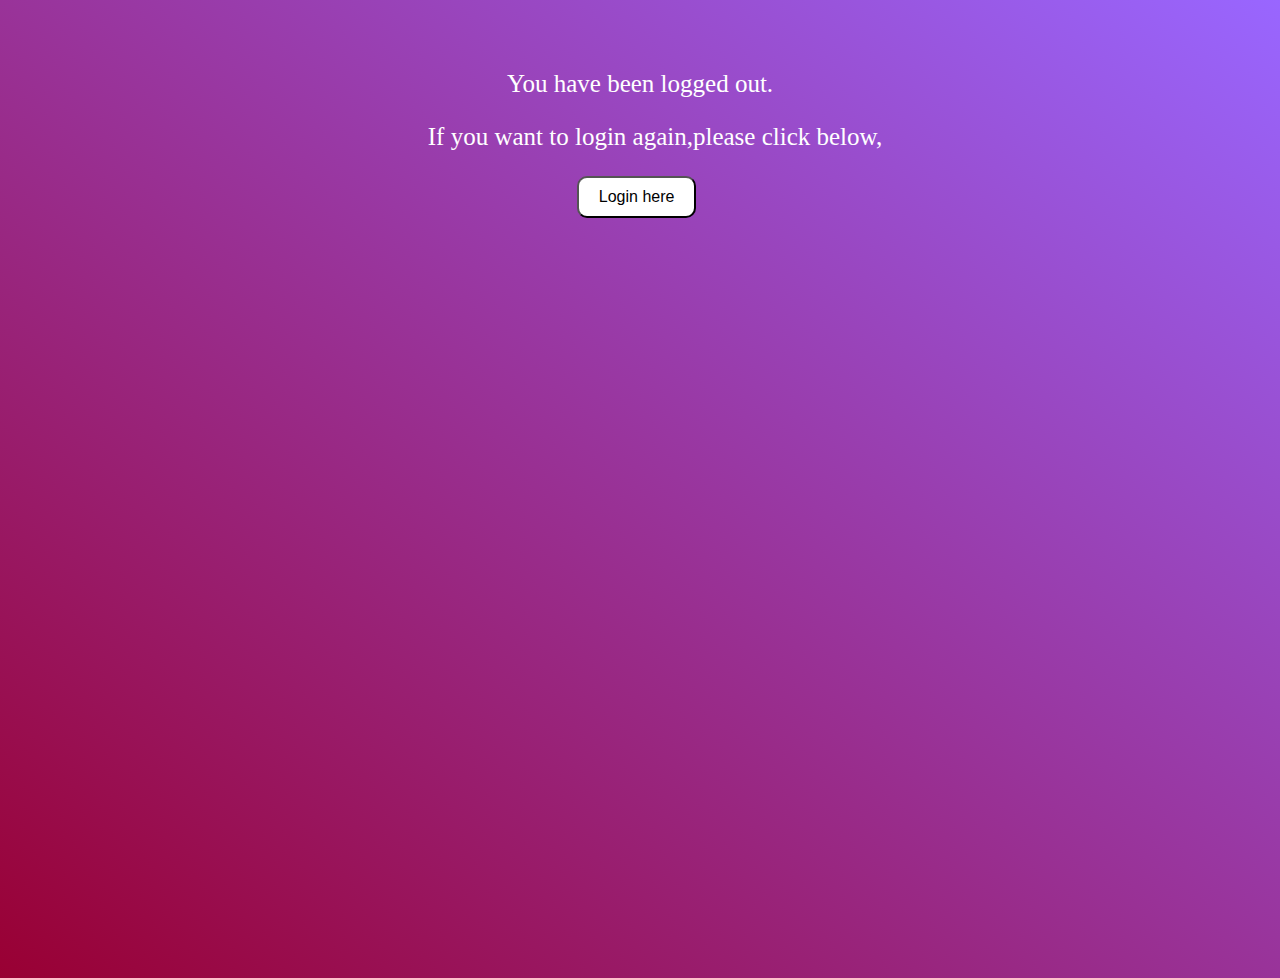
<file: logout.html>
<!DOCTYPE html>
<head>
    <meta name="viewport" content="width=device-width, initial-scale=1.0">
    <meta charset="utf-8">
    <title>Logout page</title>
    <link rel="shortcut icon" href="/img/">
    <link rel="stylesheet" href="/css/logout.css">
  </head>
  <body>
  <div class="container">
    <div class="heading">
  <h1 class="text-center"></h1>
    </div>
   <p class="message1">You have been logged out.</p>
      <p class="message2">If you want to login again,please click below,</p>
     <a href="index.html"  target="_new"><button type="button" class="login">Login here</button></a>
    </div>  
</body></html>
</file>
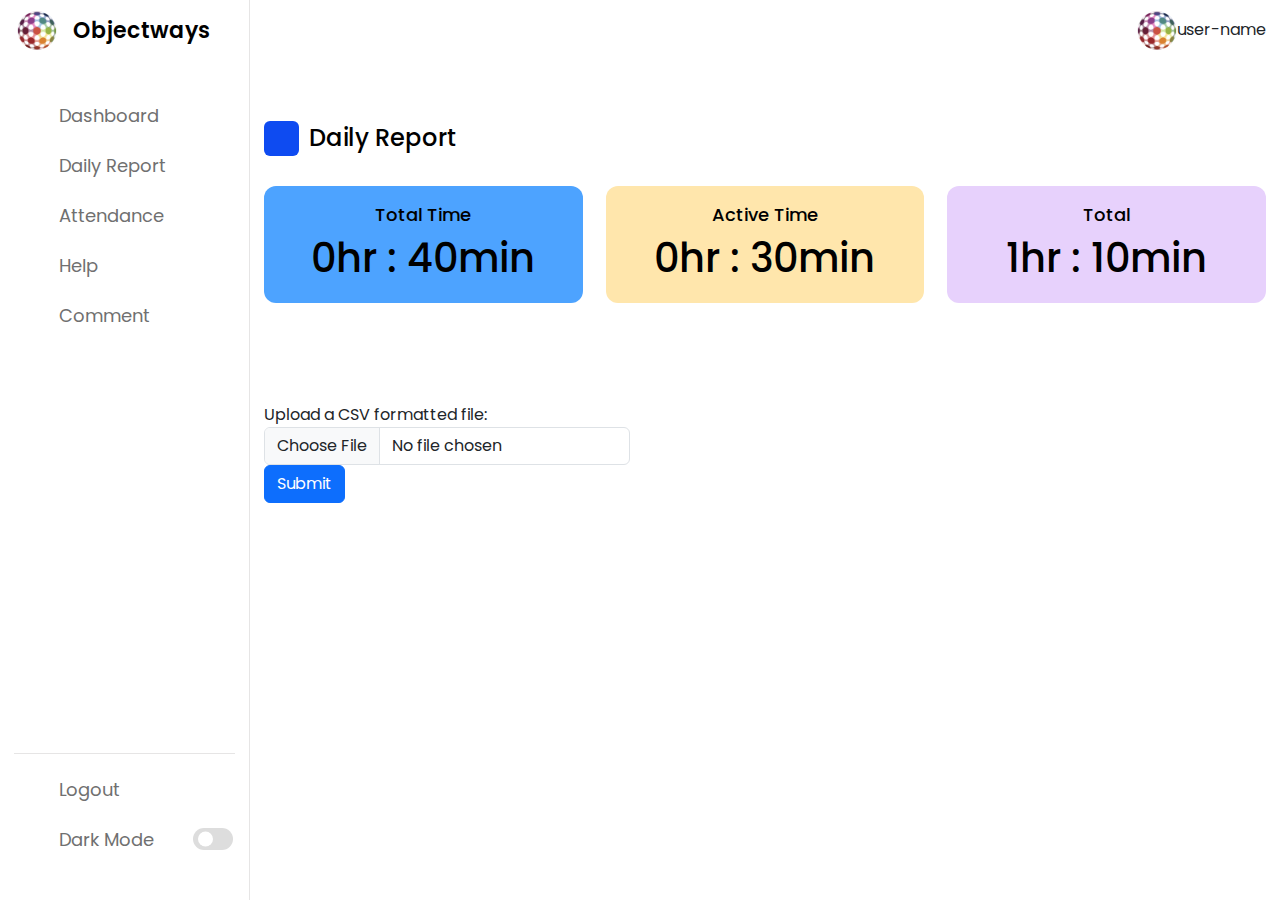
<file: report.html>
<!DOCTYPE html>
<html lang="en">
<head>
    <meta charset="UTF-8">
    <meta http-equiv="X-UA-Compatible" content="IE=edge">
    <meta name="viewport" content="width=device-width, initial-scale=1.0">
    <link href="css/main2.css" rel="stylesheet">
    <link href="css/cal.css" rel="stylesheet">
    <link rel="shortcut icon" type="image/png" href="img/fav.png" />
    <link rel="stylesheet" href="https://unicons.iconscout.com/release/v4.0.0/css/line.css">
    <link href="https://cdn.jsdelivr.net/npm/bootstrap@5.0.2/dist/css/bootstrap.min.css" rel="stylesheet"> 
    <script src="https://cdn.jsdelivr.net/npm/bootstrap@5.0.2/dist/js/bootstrap.bundle.min.js"></script> 
</head>
<body>
    <nav>
        <div class="logo-name">
            <div class="logo-image">
                <img src="img/fav.png" alt="logo">
            </div>

            <span class="logo_name">Objectways</span>
        </div>

        <div class="menu-items">
            <ul class="nav-links">
                <li><a href="dashboard.html" id="dash-cont">
                    <i class="uil uil-estate"></i>
                    <span class="link-name">Dashboard</span>
                </a></li>
                <li><a href="report.html">
                    <i class="uil uil-files-landscapes"></i>
                    <span class="link-name">Daily Report</span>
                </a></li>
                <li><a href="#">
                    <i class="uil uil-chart"></i>
                    <span class="link-name">Attendance</span>
                </a></li>
                <li><a href="#">
                    <i class="uil uil-thumbs-up"></i>
                    <span class="link-name">Help</span>
                </a></li>
                <li><a href="#">
                    <i class="uil uil-comments"></i>
                    <span class="link-name">Comment</span>
                </a></li>
                <!-- <li><a href="#">
                    <i class="uil uil-share"></i>
                    <span class="link-name">Share</span>
                </a></li> -->
            </ul>
            
            <ul class="logout-mode">
                <li><a href="logout.html">
                    <i class="uil uil-signout"></i>
                    <span class="link-name">Logout</span>
                </a></li>

                <li class="mode">
                    <a href="#">
                        <i class="uil uil-moon"></i>
                    <span class="link-name">Dark Mode</span>
                </a>

                <div class="mode-toggle">
                  <span class="switch"></span>
                </div>
            </li>
            </ul>
        </div>
    </nav>

    <section class="dashboard">
        <div class="top">
            <i class="uil uil-bars sidebar-toggle"></i>

             <!-- <div class="search-box">
                <i class="uil uil-search"></i>
                <input type="text" placeholder="Search here...">
            </div>  -->
        <div class="user-setting">
            <img src="img/fav.png" class="user-img" alt="">
             <div class="user-name">user-name</div> 
        </div></div>

        <div class="dash-content" id="dash-cont">
            <div class="overview">
                    <div class="title">
                        <i class="uil uil-tachometer-fast-alt"></i>
                        <span class="text">Daily Report</span>
                    </div>
                <div class="boxes">
                    <div class="box box1">
                        <i class="uil uil-thumbs-up"></i>
                        <span class="text">Total Time </span>
                        <span class="number">0hr : 40min</span>
                    </div>
                    <div class="box box2">
                        <i class="uil uil-comments"></i>
                        <span class="text">Active Time </span>
                        <span class="number">0hr : 30min</span>
                    </div>
                    <div class="box box3">
                        <i class="uil uil-share"></i>
                        <span class="text">Total </span>
                        <span class="number">1hr : 10min</span>
                    </div>
                </div>
            </div>

            <!-- <div class="container"> -->
                <div class="main ">
                  <form class="form-inline ">
                    <div class="form-group">
                      <label for="files">Upload a CSV formatted file:</label>
                      <input class="form-control" id="files" required="" type="file" accept=".csv">
                    </div>
                    <div class="form-group">
                      <button class="btn btn-primary" id="submit" type="submit">Submit</button>
                    </div>
                  </form>
                  <!-- <div id="app"></div> -->
                </div>
              <!-- </div> -->
           
            
    </section>

     <script src="/js/dark.js"></script>
    <script src="/js/app.js"></script> 
     <!-- <script src="https://kit.fontawesome.com/d45a5731a6.js" crossorigin="anonymous"></script> -->
   
    
    
    
    
      
</body>
</html>
</file>
<file: css/logout.css>
body{
    background: linear-gradient(to bottom left, #9966ff 0%, #990033 100%); 
     background-repeat:no-repeat;
     min-height: 100vh;
    }
   .text-center{
     color:white;
     font-size:40px;
     margin-top:50px;
     font-family:times new roman;
   }
   .message1 {
     font-size:25px;
     color:white;
     margin-top:70px;
     font-family:times new roman;
    /* margin-left:420px; */
     text-align:center;
   }
   .message2{
    text-align:center;
     color:white;
     margin-top:20px;
     font-size:25px;
     margin-left:30px;
     font-family:times new roman;
   }
   button{
    padding: 10px 20px;
       text-align: center;
       text-decoration: none;
      font-size: 16px;
    cursor: pointer;
     border-radius:10px;
     margin-left:45%;
   
     color:black;
     background-color: white;
      
     }
   button:hover{
     background-color:white;
     box-shadow: 4px 4px 1px #888888;
   }
</file>
<file: css/main2.css>
/* ===== Google Font Import - Poppins ===== */
@import url('https://fonts.googleapis.com/css2?family=Poppins:wght@200;300;400;500;600&display=swap');
*{
    margin: 0;
    padding: 0;
    box-sizing: border-box;
    font-family: 'Poppins', sans-serif;
}

:root{
    /* ===== Colors ===== */
    --primary-color: #0E4BF1;
    --panel-color: #FFF;
    --text-color: #000;
    --black-light-color: #707070;
    --border-color: #e6e5e5;
    --toggle-color: #DDD;
    --box1-color: #4DA3FF;
    --box2-color: #FFE6AC;
    --box3-color: #E7D1FC;
    --title-icon-color: #fff;
    
    /* ====== Transition ====== */
    --tran-05: all 0.5s ease;
    --tran-03: all 0.3s ease;
    --tran-03: all 0.2s ease;
}

body{
    min-height: 100vh;
    background-color: var(--primary-color);
}
body.dark{
    --primary-color: #3A3B3C;
    --panel-color: #242526;
    --text-color: #CCC;
    --black-light-color: #CCC;
    --border-color: #4D4C4C;
    --toggle-color: #FFF;
    --box1-color: #3A3B3C;
    --box2-color: #3A3B3C;
    --box3-color: #3A3B3C;
    --title-icon-color: #CCC;
}
/* === Custom Scroll Bar CSS === */
::-webkit-scrollbar {
    width: 8px;
    height: 4px;
}
::-webkit-scrollbar-track {
    background: #f1f1f1;
}
::-webkit-scrollbar-thumb {
    background: var(--primary-color);
    border-radius: 8px;
    transition: all 0.3s ease;
}

::-webkit-scrollbar-thumb:hover {
    background: #0b3cc1;
}

body.dark::-webkit-scrollbar-thumb:hover,
body.dark .activity-data::-webkit-scrollbar-thumb:hover{
    /* background: #3A3B3C; */
    background: black;
}
/* nav bar start */
nav{
    position: fixed;
    top: 0;
    left: 0;
    height: 100%;
    width: 250px;
    padding: 10px 14px;
    background-color: var(--panel-color);
    border-right: 1px solid var(--border-color);
    transition: var(--tran-05);
}
nav.close{
    width: 73px;
}
nav .logo-name{
    display: flex;
    align-items: center;
}
nav .logo-image{
    display: flex;
    justify-content: center;
    min-width: 45px;
}
nav .logo-image img{
    width: 40px;
    object-fit: cover;
    border-radius: 50%;
}

nav .logo-name .logo_name{
    font-size: 22px;
    font-weight: 600;
    color: var(--text-color);
    margin-left: 14px;
    transition: var(--tran-05);
}
nav.close .logo_name{
    opacity: 0;
    pointer-events: none;
}
nav .menu-items{
    margin-top: 40px;
    height: calc(100% - 90px);
    display: flex;
    flex-direction: column;
    justify-content: space-between;
}
.menu-items li{
    list-style: none;
}
.menu-items li a{
    display: flex;
    align-items: center;
    height: 50px;
    text-decoration: none;
    position: relative;
}
.nav-links li a:hover:before{
    content: "";
    position: absolute;
    left: -7px;
    height: 5px;
    width: 5px;
    border-radius: 50%;
    background-color: var(--primary-color);
} 
/* nav bar end */

body.dark li a:hover:before{
    background-color: var(--text-color);
}
/* nav bar start */
.menu-items li a i{
    font-size: 24px;
    min-width: 45px;
    height: 100%;
    display: flex;
    align-items: center;
    justify-content: center;
    color: var(--black-light-color);
}
.menu-items li a .link-name{
    font-size: 18px;
    font-weight: 400;
    color: var(--black-light-color);    
    transition: var(--tran-05);
}
nav.close li a .link-name{
    opacity: 0;
    pointer-events: none;
}
.nav-links li a:hover i,
.nav-links li a:hover .link-name{
    color: var(--primary-color);
}
/* nav bar end */
body.dark .nav-links li a:hover i,
body.dark .nav-links li a:hover .link-name{
    color: var(--text-color);
}
/* nav bar start */
.menu-items .logout-mode{
    padding-top: 10px;
    border-top: 1px solid var(--border-color);
}
.menu-items .mode{
    display: flex;
    align-items: center;
    white-space: nowrap;
}
.menu-items .mode-toggle{
    position: absolute;
    right: 14px;
    height: 50px;
    min-width: 45px;
    display: flex;
    align-items: center;
    justify-content: center;
    cursor: pointer;
}
.mode-toggle .switch{
    position: relative;
    display: inline-block;
    height: 22px;
    width: 40px;
    border-radius: 25px;
    background-color: var(--toggle-color);
}
.switch:before{
    content: "";
    position: absolute;
    left: 5px;
    top: 50%;
    transform: translateY(-50%);
    height: 15px;
    width: 15px;
    background-color: var(--panel-color);
    border-radius: 50%;
    transition: var(--tran-03);
}
body.dark .switch:before{
    left: 20px;
}
/* nav bar end */
.dashboard{
    position: relative;
    left: 250px;
    background-color: var(--panel-color);
    min-height: 100vh;
    width: calc(100% - 250px);
    padding: 10px 14px;
    transition: var(--tran-05);
}
/* nav bar start */
nav.close ~ .dashboard{
    left: 73px;
    width: calc(100% - 73px);
}
/* nav bar end */
.dashboard .top{
    position: fixed;
    top: 0;
    left: 250px;
    display: flex;
    width: calc(100% - 250px);
    justify-content: space-between;
    align-items: center;
    padding: 10px 14px;
    background-color: var(--panel-color);
    transition: var(--tran-05);
    z-index: 10;
}
nav.close ~ .dashboard .top{
    left: 73px;
    width: calc(100% - 73px);
}
.dashboard .top .sidebar-toggle{
    font-size: 26px;
    color: var(--text-color)!important;
    cursor: pointer;
}
.dashboard .top .search-box{
    position: relative;
    height: 45px;
    max-width: 600px;
    width: 100%;
    margin: 0 30px;
}
.top .search-box input{
    position: absolute;
    border: 1px solid var(--border-color);
    background-color: var(--panel-color);
    padding: 0 25px 0 50px;
    border-radius: 5px;
    height: 100%;
    width: 100%;
    color: var(--text-color);
    font-size: 15px;
    font-weight: 400;
    outline: none;
}
.top .search-box i{
    position: absolute;
    left: 15px;
    font-size: 22px;
    z-index: 10;
    top: 50%;
    transform: translateY(-50%);
    color: var(--black-light-color);
}
.top img{
    width: 40px;
    border-radius: 50%;
}
.dashboard .dash-content{
    padding-top: 50px;
}
.dash-content .title{
    display: flex;
    align-items: center;
    margin: 60px 0 30px 0;
}
.dash-content .title i{
    position: relative;
    height: 35px;
    width: 35px;
    background-color: var(--primary-color);
    border-radius: 6px;
    color: var(--title-icon-color);
    display: flex;
    align-items: center;
    justify-content: center;
    font-size: 24px;
}
.dash-content .title .text{
    font-size: 24px;
    font-weight: 500;
    color: var(--text-color);
    margin-left: 10px;
}
.dash-content .boxes{
    display: flex;
    align-items: center;
    justify-content: space-between;
    flex-wrap: wrap;
}
.dash-content .boxes .box{
    display: flex;
    flex-direction: column;
    align-items: center;
    border-radius: 12px;
    width: calc(100% / 3 - 15px);
    padding: 15px 20px;
    background-color: var(--box1-color);
    transition: var(--tran-05);
}
.boxes .box i{
    font-size: 35px;
    color: var(--text-color);
}
.boxes .box .text{
    white-space: nowrap;
    font-size: 18px;
    font-weight: 500;
    color: var(--text-color);
}
.boxes .box .number{
    font-size: 40px;
    font-weight: 500;
    color: var(--text-color);
}
.boxes .box.box2{
    background-color: var(--box2-color);
}
.boxes .box.box3{
    background-color: var(--box3-color);
}
.dash-content .activity .activity-data{
    display: flex;
    justify-content: space-between;
    align-items: center;
    width: 100%;
}
.activity .activity-data{
    display: flex;
}
.activity-data .data{
    display: flex;
    flex-direction: column;
    margin: 0 15px;
}
.activity-data .data-title{
    font-size: 20px;
    font-weight: 500;
    color: var(--text-color);
}
.activity-data .data .data-list{
    font-size: 18px;
    font-weight: 400;
    margin-top: 20px;
    white-space: nowrap;
    color: var(--text-color);
}

@media (max-width: 1000px) {
    nav{
        width: 73px;
    }
    nav.close{
        width: 250px;
    }
    nav .logo_name{
        opacity: 0;
        pointer-events: none;
    }
    nav.close .logo_name{
        opacity: 1;
        pointer-events: auto;
    }
    nav li a .link-name{
        opacity: 0;
        pointer-events: none;
    }
    nav.close li a .link-name{
        opacity: 1;
        pointer-events: auto;
    }
    nav ~ .dashboard{
        left: 73px;
        width: calc(100% - 73px);
    }
    nav.close ~ .dashboard{
        left: 250px;
        width: calc(100% - 250px);
    }
    nav ~ .dashboard .top{
        left: 73px;
        width: calc(100% - 73px);
    }
    nav.close ~ .dashboard .top{
        left: 250px;
        width: calc(100% - 250px);
    }
    .activity .activity-data{
        overflow-X: scroll;
    }
}  
/* navbar end */

@media (max-width: 780px) {
    .dash-content .boxes .box{
        width: calc(100% / 2 - 15px);
        margin-top: 15px;
    }
}
@media (max-width: 560px) {
    .dash-content .boxes .box{
        width: 100% ;
    }
}
@media (max-width: 400px) {
    nav{
        width: 0px;
    }
    nav.close{
        width: 73px;
    }
    nav .logo_name{
        opacity: 0;
        pointer-events: none;
    }
    nav.close .logo_name{
        opacity: 0;
        pointer-events: none;
    }
    nav li a .link-name{
        opacity: 0;
        pointer-events: none;
    }
    nav.close li a .link-name{
        opacity: 0;
        pointer-events: none;
    }
    nav ~ .dashboard{
        left: 0;
        width: 100%;
    }
    nav.close ~ .dashboard{
        left: 73px;
        width: calc(100% - 73px);
    }
    nav ~ .dashboard .top{
        left: 0;
        width: 100%;
    }
    nav.close ~ .dashboard .top{
        left: 0;
        width: 100%;
    }
}
.main{
    padding-top: 100px;
    display: flex;
    /* justify-content: center; */
    align-items: center;
    margin-right: -15px;
}
/* .form-control{
     margin-left: 15px; 
}
.btn-primary{
    margin-left: 15px;
} */
.user-setting{
    display: flex;
    align-items: center;
}
.section-1 {
    display: grid;
    grid-template-columns: auto auto;
    background-color: #3e2723;
    padding: 10px;
    border-radius: 10px;
  }
  .grid {
    background-color: #80cbc4;
    border: 1px solid #fff;
    padding: 20px;
    font-size: 30px;
    text-align: center;
  }

/* greeting */


  
  .center {
    padding-top: 20px;
    color: #0b3cc1;
    font-size: 16px;
    display: flex;
    align-items: center;
    justify-content: space-around;
  }
  .time {
    
    -webkit-user-select: none;
    -moz-user-select: none;
    -ms-user-select: none;
    user-select: none;
    font-size: 20px;
   
  }
  .greeting {
    /* padding-top: 20px; */
    font-size: 34px;
    /* margin-left: 20px; */
    text-transform: uppercase;
    display: inline-block;
    font-family: 'Franklin Gothic Medium', 'Arial Narrow', Arial, sans-serif;
  }
.card-text{
    margin: 10px 0px 20px 40px;
    
    font-size: medium;
}
.whats-new{
    width:25%;
    height: 40%;
    background-color: #0E4BF1;
    color:#fff;
     margin-left: 40px; 
    border-radius: 10px;
    border: #4DA3FF;
    padding: 9px;
  
}
.clock{
    display: flex;
    align-items: center;
    width: 100px;
    background: linear-gradient(270deg, rgba(255,255,255,0.2) 2%, rgba(115,102,255,0.2) 3.07%, rgba(255,255,255,0.2) 94.5%);
}
.card{
    border-radius: 20px!important;
}

@media only screen and (max-width: 500px){
    .card{
      width: 300px;
      height: auto;
    }
    .whats-new{
        width:40%;
        
    }
    .greeting{
        font-size: 20px;
    }
    .time{
        font-size: 15px;
    }
    .clock{
        width: 80px;
    }
   
.card-text{
    font-size: 12px;
  }
}
@media only screen and (max-width: 770px){
    .card{
      width: 450px;
      height: auto;
    }
    .whats-new{
        width:30%;
        font-size: 12px;
    }
    .greeting{
        font-size: 25px;
    }
    .time{
        font-size: 15px;
    }
    .clock{
        width: 80px;
    }
.card-text{
    font-size: 16px;
  }
}
@media only screen and (max-width: 1300px){
    .card{
      width: 480px;
      height: auto;
    }
    .whats-new{
        width:30%;
        font-size: 12px;
        margin-left: 40px; 
    }
    .greeting{
        font-size: 20px;
    }
    .time{
        font-size: 18px;
    }
    .clock{
        width: 80px;
    }
.card-text{
    font-size: 16px;
  }
}
 @media only screen and (max-width: 1990px){
    .card{
      width: 500px;
      height: auto;
    }
    .whats-new{
        width:30%;
        font-size: 12px;
        margin-left: 50px; 
    }
    .greeting{
        font-size: 40px;
    }
    .time{
        font-size: 18px;
    }
    .clock{
        width: 100px;
    }
.card-text{
    font-size: 16px;
  }
} 
ul{
    padding-left: 0px!important;
}
</file>
<file: css/cal.css>
#body {
    /* background: #fff; */
    min-height: 100vh;
    text-transform: captalize;
    letter-spacing: 2px;
  }
  @media only screen and (min-width: 768px) {
    #body {
      padding: 0px 0px 0px 0px;
    }
  }
  @media only screen and (max-width: 767px) {
    #body {
      padding: 0px 0px 0px 0px;
    }
  }
  
  #body, #body *, #body:before, #body *:before, #body:after, #body *:after {
    transition: all 0.25s;
  }
  #body #wrap {
    box-shadow: 0 6px 10px -2px rgba(0, 0, 0, 0.25);
    margin: auto;
    display: flex;
    max-width: 100%;
    height: 525px;
    border-radius: 10px;
    overflow: hidden;
  }
  @media only screen and (max-width: 767px) {
    #body #wrap {
      max-width: 100%;
      margin: 20px;
      border-radius: 0;
      flex-wrap: wrap;
    }
  }
  #body #wrap .info {
    background: #7366ff;
    flex: 1;
    color: #fff;
    display: flex;
    flex-direction: column;
    justify-content: center;
    text-align: center;
    align-items: center;
  }
  #body #wrap .info h1 {
    font-size: 100px;
    margin: 0;
  }
  @media only screen and (max-width: 767px) {
    #body #wrap .info h1 {
      font-size: 35px;
    }
  }
  #body #wrap .info h3 {
    font-size: 14px;
    margin: 0;
  }
  #body #wrap .info h2 {
    cursor: pointer;
  }
  @media only screen and (max-width: 767px) {
    #body #wrap .info {
      flex-direction: row;
    }
    #body #wrap .info h1, #body #wrap .info h2, #body #wrap .info h3 {
      font-size: 20px;
      justify-content: space-between;
      margin: 15px;
    }
    #body #wrap .info h1 {
      font-size: 30px;
    }
  }
  #body #wrap .in-wrap {
    background: #fff;
    width: 70%;
  }
  @media only screen and (max-width: 767px) {
    #body #wrap .in-wrap {
      width: 100%;
      border-radius: 0;
    }
  }
  #body #wrap #goto .goto-wrap input, #body #wrap #goto .goto-wrap select, #body #wrap #goto .goto-wrap button {
    display: none;
  }
  #body #wrap .head-wrap, #body #wrap .bd-wrap {
    position: relative;
    padding: 15px;
    z-index: 0 "";
  }
  #body #wrap .head-wrap {
    z-index: 2;
    display: flex;
    justify-content: space-between;
  }
  #body #wrap .head-wrap .year-month {
    margin: 5px 0 0;
  }
  #body #wrap .head-wrap .year-month span {
    text-transform: uppercase;
  }
  #body #wrap .head-wrap .year-month span + span {
    margin-left: 15px;
  }
  #body #wrap .head-wrap button {
    background: transparent;
    border: 0;
    border-radius: 50%;
    width: 24px;
    text-align: center;
  }
  #body #wrap .head-wrap button:hover {
    background: rgba(0, 0, 0, 0.1);
  }
  #body #wrap .head-wrap button:focus {
    outline: none;
  }
  #body #wrap .bd-wrap .days {
    display: flex;
    flex-wrap: wrap;
    justify-content: start;
    text-transform: uppercase;
  }
  #body #wrap .bd-wrap .days > div {
    display: flex;
    justify-content: center;
    align-items: center;
    width: 14%;
    position: relative;
    font-size: 12px;
    height: 50px;
  }
  #body #wrap .bd-wrap .day-blocks {
    display: flex;
    flex-wrap: wrap;
    justify-content: start;
  }
  #body #wrap .bd-wrap .day-blocks > div {
    display: flex;
    justify-content: center;
    align-items: center;
    width: 14%;
    position: relative;
    cursor: pointer;
  }
  #body #wrap .bd-wrap .day-blocks > div span {
    position: relative;
    z-index: 1;
  }
  #body #wrap .bd-wrap .day-blocks > div:before {
    content: "";
    position: absolute;
    background: transparent;
    color: #fff;
    border-radius: 50%;
    left: 0;
    right: 0;
    top: 0;
    bottom: 0;
    margin: auto;
    height: 100%;
    width: 100%;
  }
  #body #wrap .bd-wrap .day-blocks > div:hover {
    background: #eee;
  }
  #body #wrap .bd-wrap .day-blocks > div.active span {
    color: #fff;
  }
  #body #wrap .bd-wrap .day-blocks > div.active:before {
    background: #7366ff;
    height: 30px;
    width: 30px;
  }
  #body #wrap .bd-wrap .day-blocks > div.active:hover {
    background: #fff;
  }
  #body #wrap .bd-wrap .day-blocks > div.active:hover:before {
    background: #7366ff;
  }
  
  .list-wrapper {
    display: inline-block;
    position: relative;
    text-align: left;
    z-index: 9999;
    margin-right: 10px;
  }
  .list-wrapper ul {
    min-width: 100%;
    position: absolute;
    left: 0;
    top: calc(100% + 2px);
    padding: 0;
    list-style-type: none;
    max-height: 250px;
    overflow-Y: auto;
    box-shadow: 0 6px 10px -2px rgba(0, 0, 0, 0.25);
    background: #fff;
    color: #303030;
  }
  .list-wrapper ul::-webkit-scrollbar {
    width: 5px;
    background: #eee;
  }
  .list-wrapper ul::-webkit-scrollbar-thumb {
    background-color: rgba(0, 0, 0, 0.3);
    -moz-border-radius: 5px;
    -webkit-border-radius: 5px;
    border-radius: 5px;
  }
  .list-wrapper ul li {
    font-size: 14px;
    line-height: 35px;
    padding: 0 10px;
    border-bottom: solid 1px rgba(0, 0, 0, 0.1);
    cursor: pointer;
  }
  .list-wrapper ul li:hover {
    background: rgba(0, 0, 0, 0.1);
  }
  .list-wrapper > span {
    display: block;
    cursor: pointer;
    position: relative;
    padding-right: 20px;
  }
  .list-wrapper > span:before {
    content: "";
    position: absolute;
    height: 7px;
    width: 7px;
    border: solid #000;
    border-width: 1px 0 0 1px;
    right: 5px;
    top: -5px;
    bottom: 0;
    margin: auto;
    transform: rotate(225deg);
  }
  .list-wrapper > span.opened:before {
    transform: rotate(45deg);
    top: 0;
  }
  @media only screen and (max-width: 967px) {
    #wrap {
      height: 985px;
    }
  }
</file>
